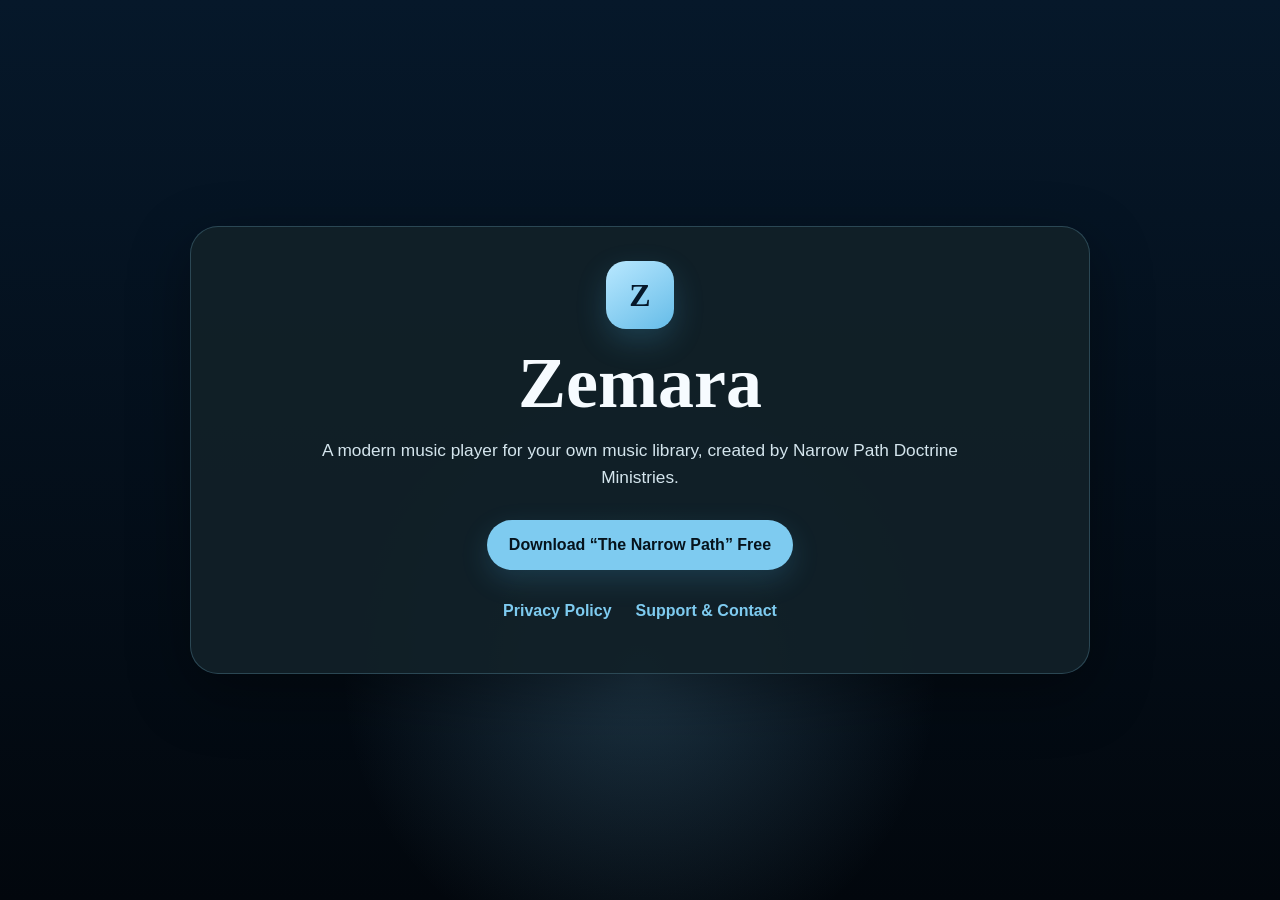
<file: index.html>
<!doctype html>
<html lang="en">
<head>
  <meta charset="utf-8">
  <meta name="viewport" content="width=device-width, initial-scale=1">
  <meta name="description" content="Zemara is a modern music player for your own music library, created by Narrow Path Doctrine Ministries.">
  <title>Zemara</title>
  <link rel="stylesheet" href="style.css">
</head>
<body>
  <main class="hero">
    <section class="card center">
      <div class="brand-mark" aria-hidden="true">Z</div>
      <h1>Zemara</h1>
      <p class="lead">A modern music player for your own music library, created by Narrow Path Doctrine Ministries.</p>

      <div class="button-row">
        <a class="button" href="album.html">Download “The Narrow Path” Free</a>
      </div>

      <p class="links">
        <a href="privacy.html">Privacy Policy</a>
        <a href="support.html">Support &amp; Contact</a>
      </p>
    </section>
  </main>
</body>
</html>
</file>
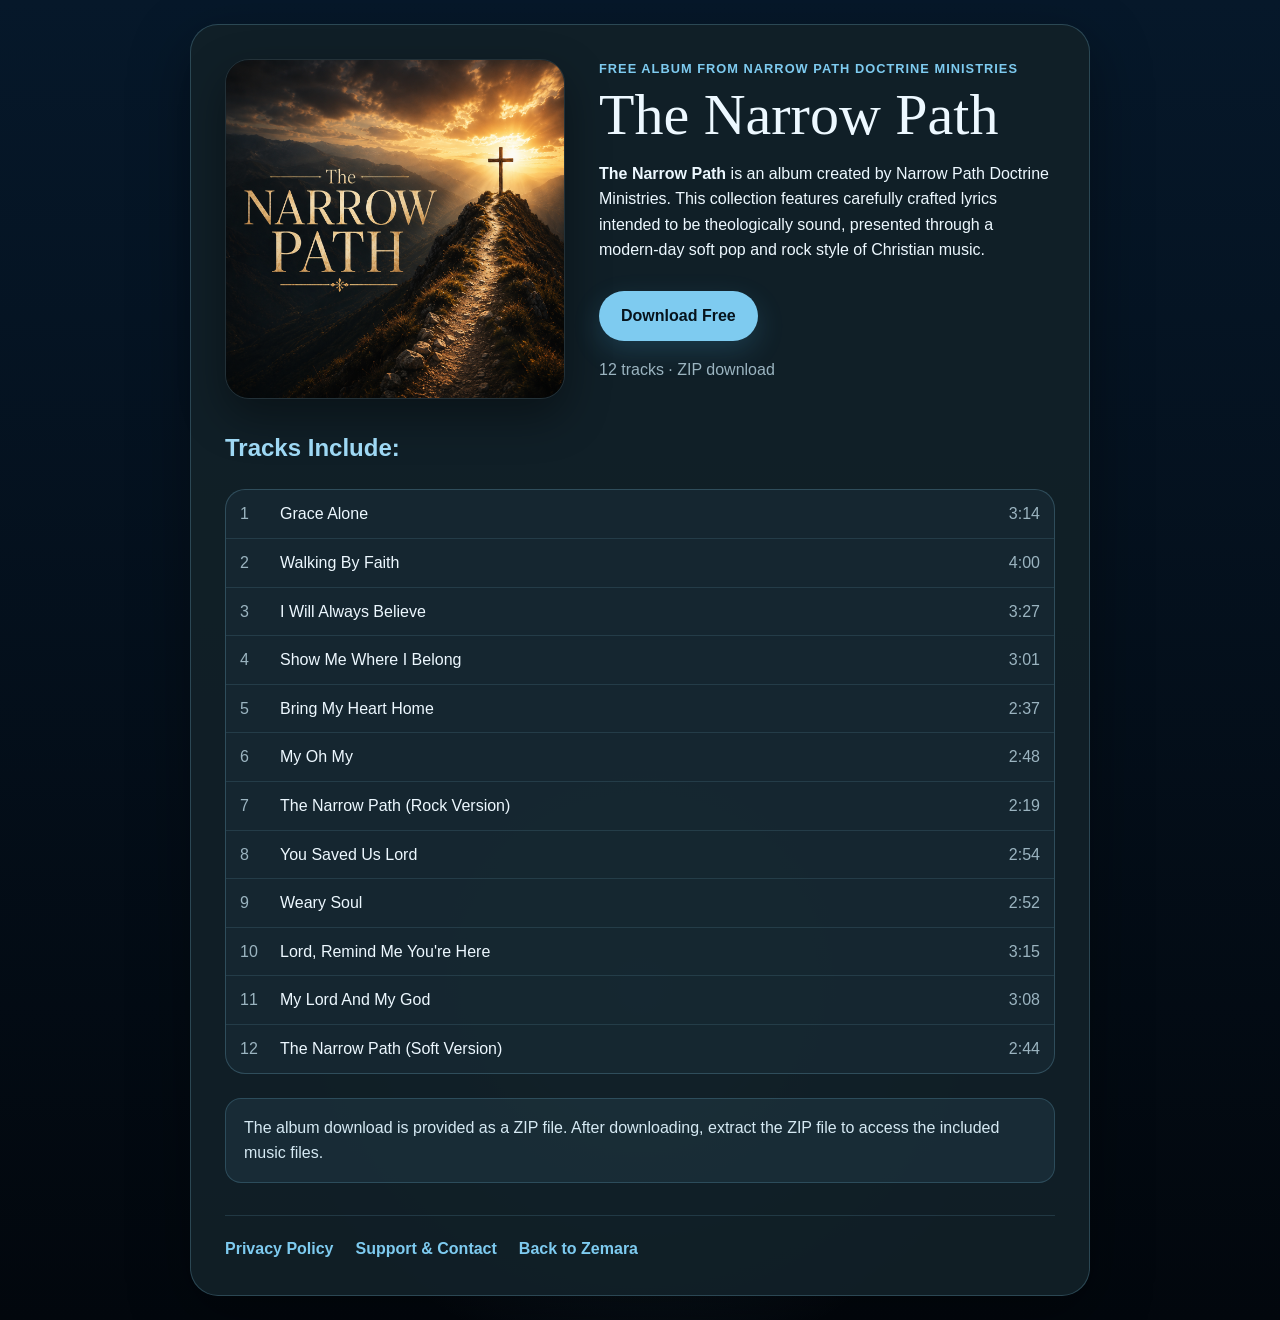
<file: album.html>
<!doctype html>
<html lang="en">
<head>
  <meta charset="utf-8">
  <meta name="viewport" content="width=device-width, initial-scale=1">
  <meta name="description" content="Download The Narrow Path, a free 12-track Christian album from Narrow Path Doctrine Ministries.">
  <title>The Narrow Path | Free Album Download</title>
  <link rel="stylesheet" href="style.css">
</head>
<body>
  <main class="page">
    <section class="card">
      <div class="album-layout">
        <div>
          <img class="album-cover" src="the-narrow-path.png" alt="The Narrow Path album artwork">
        </div>

        <div>
          <div class="album-kicker">Free album from Narrow Path Doctrine Ministries</div>
          <div class="album-title">The Narrow Path</div>

          <p><strong>The Narrow Path</strong> is an album created by Narrow Path Doctrine Ministries. This collection features carefully crafted lyrics intended to be theologically sound, presented through a modern-day soft pop and rock style of Christian music.</p>

          <div class="button-row" style="justify-content:flex-start">
            <a class="button" href="https://github.com/NarrowPathDoctrine/zemara/releases/latest/download/The.Narrow.Path.zip">Download Free</a>
          </div>

          <p class="muted">12 tracks · ZIP download</p>
        </div>
      </div>

      <h2>Tracks Include:</h2>
      <ol class="track-list">
          <li><span class="track-number">1</span><span>Grace Alone</span><span class="track-time">3:14</span></li>
          <li><span class="track-number">2</span><span>Walking By Faith</span><span class="track-time">4:00</span></li>
          <li><span class="track-number">3</span><span>I Will Always Believe</span><span class="track-time">3:27</span></li>
          <li><span class="track-number">4</span><span>Show Me Where I Belong</span><span class="track-time">3:01</span></li>
          <li><span class="track-number">5</span><span>Bring My Heart Home</span><span class="track-time">2:37</span></li>
          <li><span class="track-number">6</span><span>My Oh My</span><span class="track-time">2:48</span></li>
          <li><span class="track-number">7</span><span>The Narrow Path (Rock Version)</span><span class="track-time">2:19</span></li>
          <li><span class="track-number">8</span><span>You Saved Us Lord</span><span class="track-time">2:54</span></li>
          <li><span class="track-number">9</span><span>Weary Soul</span><span class="track-time">2:52</span></li>
          <li><span class="track-number">10</span><span>Lord, Remind Me You're Here</span><span class="track-time">3:15</span></li>
          <li><span class="track-number">11</span><span>My Lord And My God</span><span class="track-time">3:08</span></li>
          <li><span class="track-number">12</span><span>The Narrow Path (Soft Version)</span><span class="track-time">2:44</span></li>
      </ol>

      <div class="notice">
        The album download is provided as a ZIP file. After downloading, extract the ZIP file to access the included music files.
      </div>

      <div class="footer-links">
        <a href="privacy.html">Privacy Policy</a>
        <a href="support.html">Support &amp; Contact</a>
        <a href="index.html">Back to Zemara</a>
      </div>
    </section>
  </main>
</body>
</html>
</file>
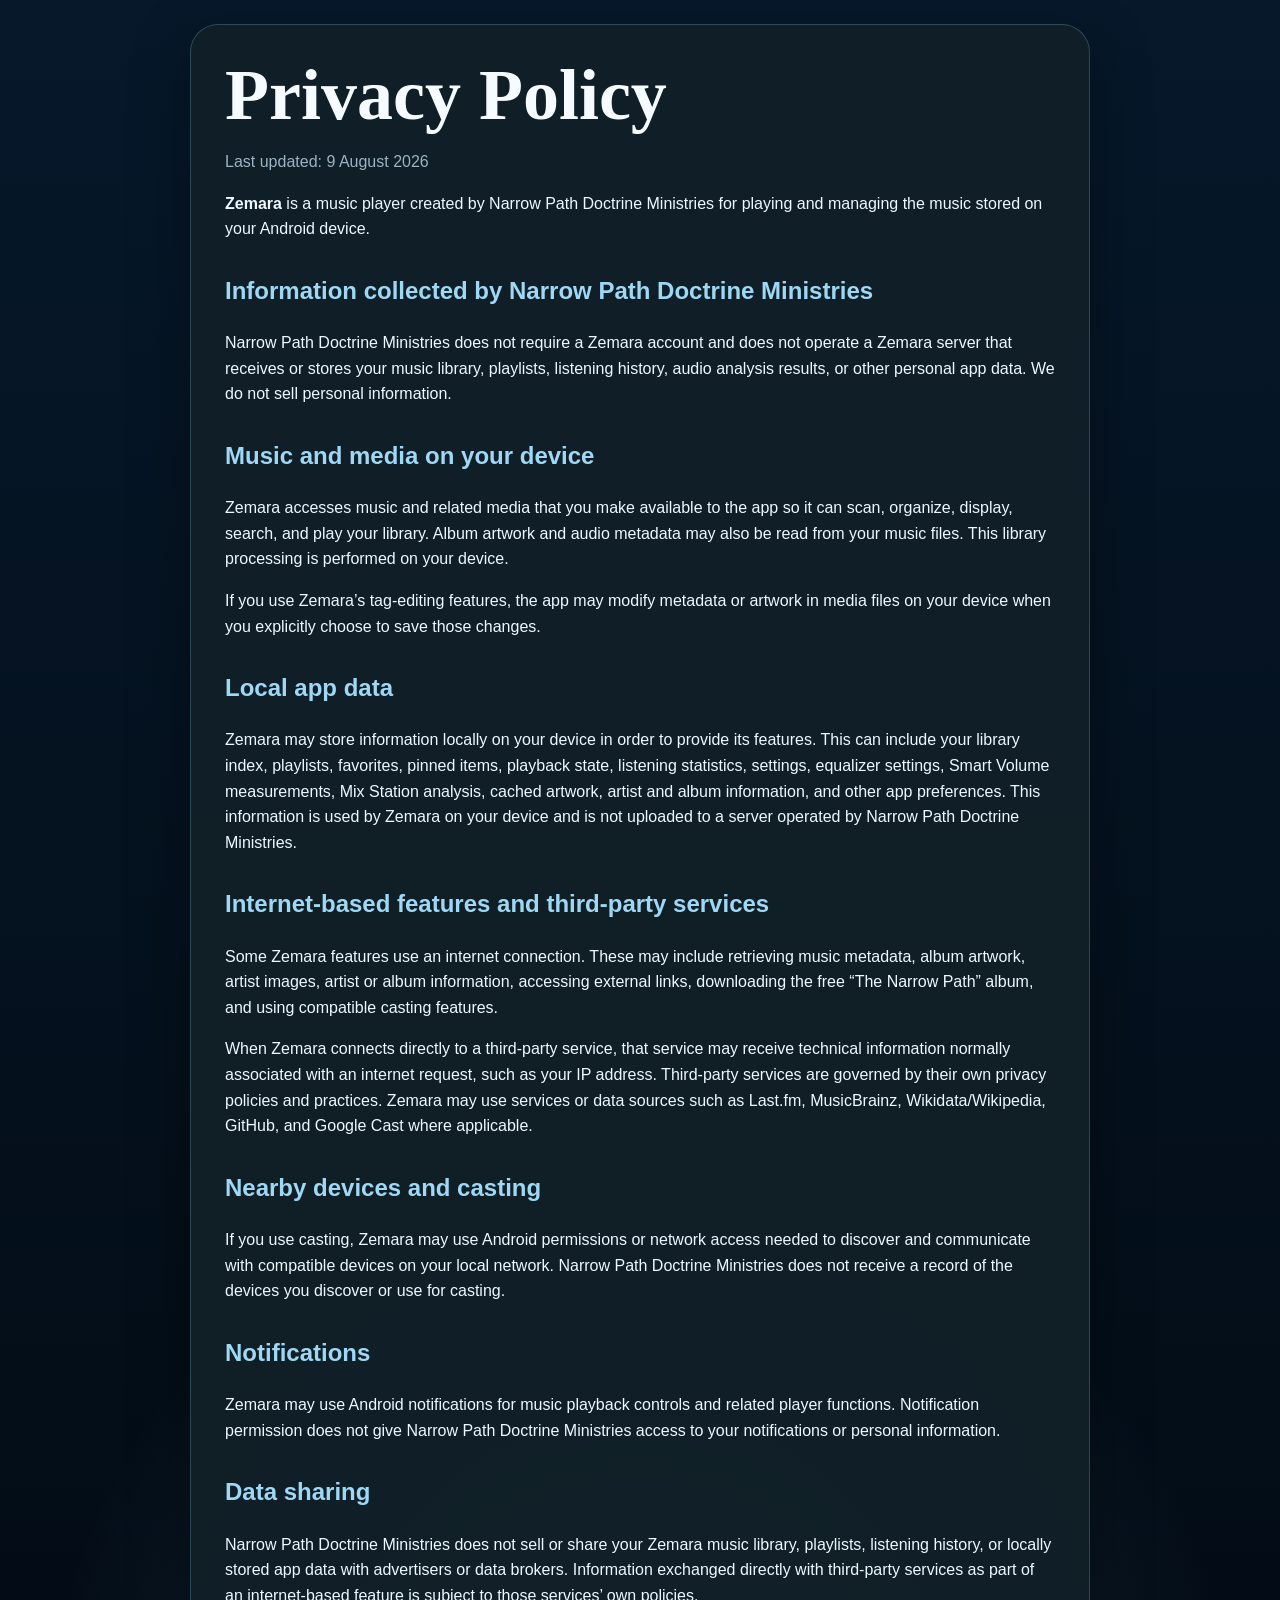
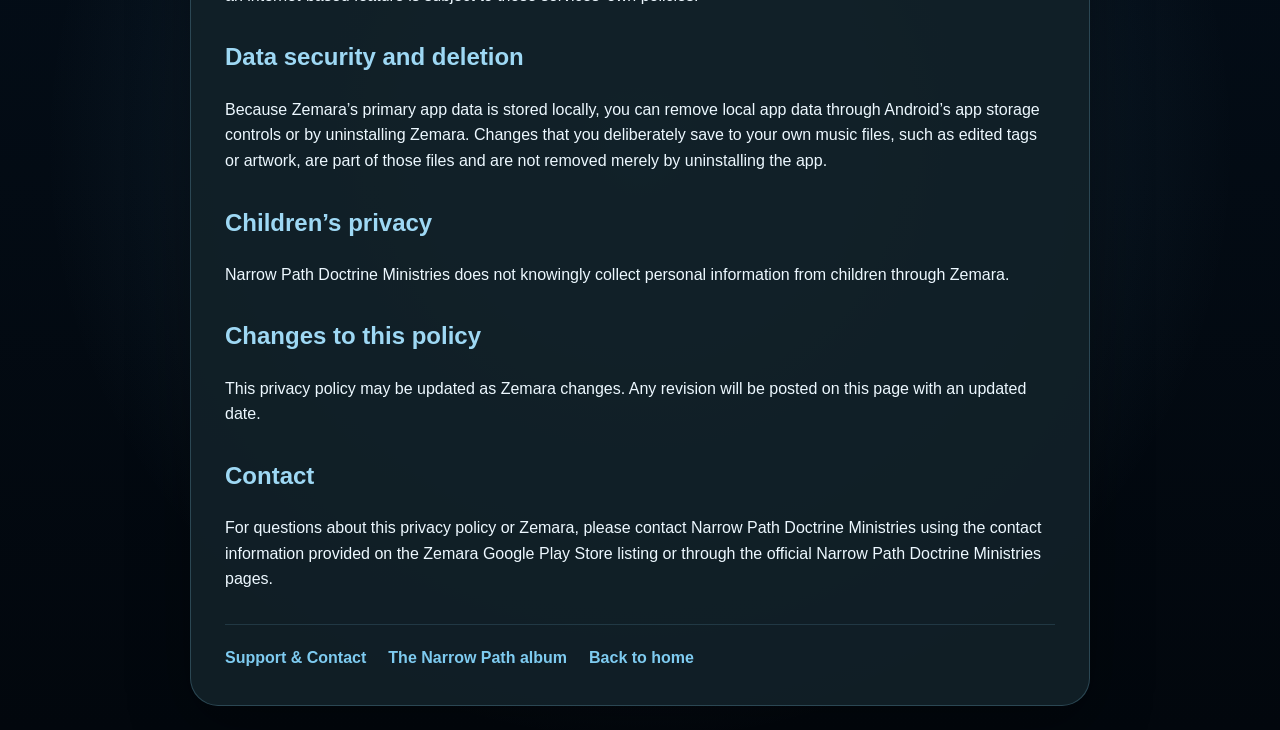
<file: privacy.html>
<!doctype html>
<html lang="en">
<head>
  <meta charset="utf-8">
  <meta name="viewport" content="width=device-width, initial-scale=1">
  <meta name="description" content="Privacy Policy for Zemara by Narrow Path Doctrine Ministries.">
  <title>Privacy Policy | Zemara</title>
  <link rel="stylesheet" href="style.css">
</head>
<body>
  <main class="page">
    <section class="card">
      <h1>Privacy Policy</h1>
      <p class="updated">Last updated: 9 August 2026</p>

      <p><strong>Zemara</strong> is a music player created by Narrow Path Doctrine Ministries for playing and managing the music stored on your Android device.</p>

      <h2>Information collected by Narrow Path Doctrine Ministries</h2>
      <p>Narrow Path Doctrine Ministries does not require a Zemara account and does not operate a Zemara server that receives or stores your music library, playlists, listening history, audio analysis results, or other personal app data. We do not sell personal information.</p>

      <h2>Music and media on your device</h2>
      <p>Zemara accesses music and related media that you make available to the app so it can scan, organize, display, search, and play your library. Album artwork and audio metadata may also be read from your music files. This library processing is performed on your device.</p>

      <p>If you use Zemara’s tag-editing features, the app may modify metadata or artwork in media files on your device when you explicitly choose to save those changes.</p>

      <h2>Local app data</h2>
      <p>Zemara may store information locally on your device in order to provide its features. This can include your library index, playlists, favorites, pinned items, playback state, listening statistics, settings, equalizer settings, Smart Volume measurements, Mix Station analysis, cached artwork, artist and album information, and other app preferences. This information is used by Zemara on your device and is not uploaded to a server operated by Narrow Path Doctrine Ministries.</p>

      <h2>Internet-based features and third-party services</h2>
      <p>Some Zemara features use an internet connection. These may include retrieving music metadata, album artwork, artist images, artist or album information, accessing external links, downloading the free “The Narrow Path” album, and using compatible casting features.</p>

      <p>When Zemara connects directly to a third-party service, that service may receive technical information normally associated with an internet request, such as your IP address. Third-party services are governed by their own privacy policies and practices. Zemara may use services or data sources such as Last.fm, MusicBrainz, Wikidata/Wikipedia, GitHub, and Google Cast where applicable.</p>

      <h2>Nearby devices and casting</h2>
      <p>If you use casting, Zemara may use Android permissions or network access needed to discover and communicate with compatible devices on your local network. Narrow Path Doctrine Ministries does not receive a record of the devices you discover or use for casting.</p>

      <h2>Notifications</h2>
      <p>Zemara may use Android notifications for music playback controls and related player functions. Notification permission does not give Narrow Path Doctrine Ministries access to your notifications or personal information.</p>

      <h2>Data sharing</h2>
      <p>Narrow Path Doctrine Ministries does not sell or share your Zemara music library, playlists, listening history, or locally stored app data with advertisers or data brokers. Information exchanged directly with third-party services as part of an internet-based feature is subject to those services’ own policies.</p>

      <h2>Data security and deletion</h2>
      <p>Because Zemara’s primary app data is stored locally, you can remove local app data through Android’s app storage controls or by uninstalling Zemara. Changes that you deliberately save to your own music files, such as edited tags or artwork, are part of those files and are not removed merely by uninstalling the app.</p>

      <h2>Children’s privacy</h2>
      <p>Narrow Path Doctrine Ministries does not knowingly collect personal information from children through Zemara.</p>

      <h2>Changes to this policy</h2>
      <p>This privacy policy may be updated as Zemara changes. Any revision will be posted on this page with an updated date.</p>

      <h2>Contact</h2>
      <p>For questions about this privacy policy or Zemara, please contact Narrow Path Doctrine Ministries using the contact information provided on the Zemara Google Play Store listing or through the official Narrow Path Doctrine Ministries pages.</p>

      <div class="footer-links">
        <a href="support.html">Support &amp; Contact</a>
        <a href="album.html">The Narrow Path album</a>
        <a href="index.html">Back to home</a>
      </div>
    </section>
  </main>
</body>
</html>
</file>
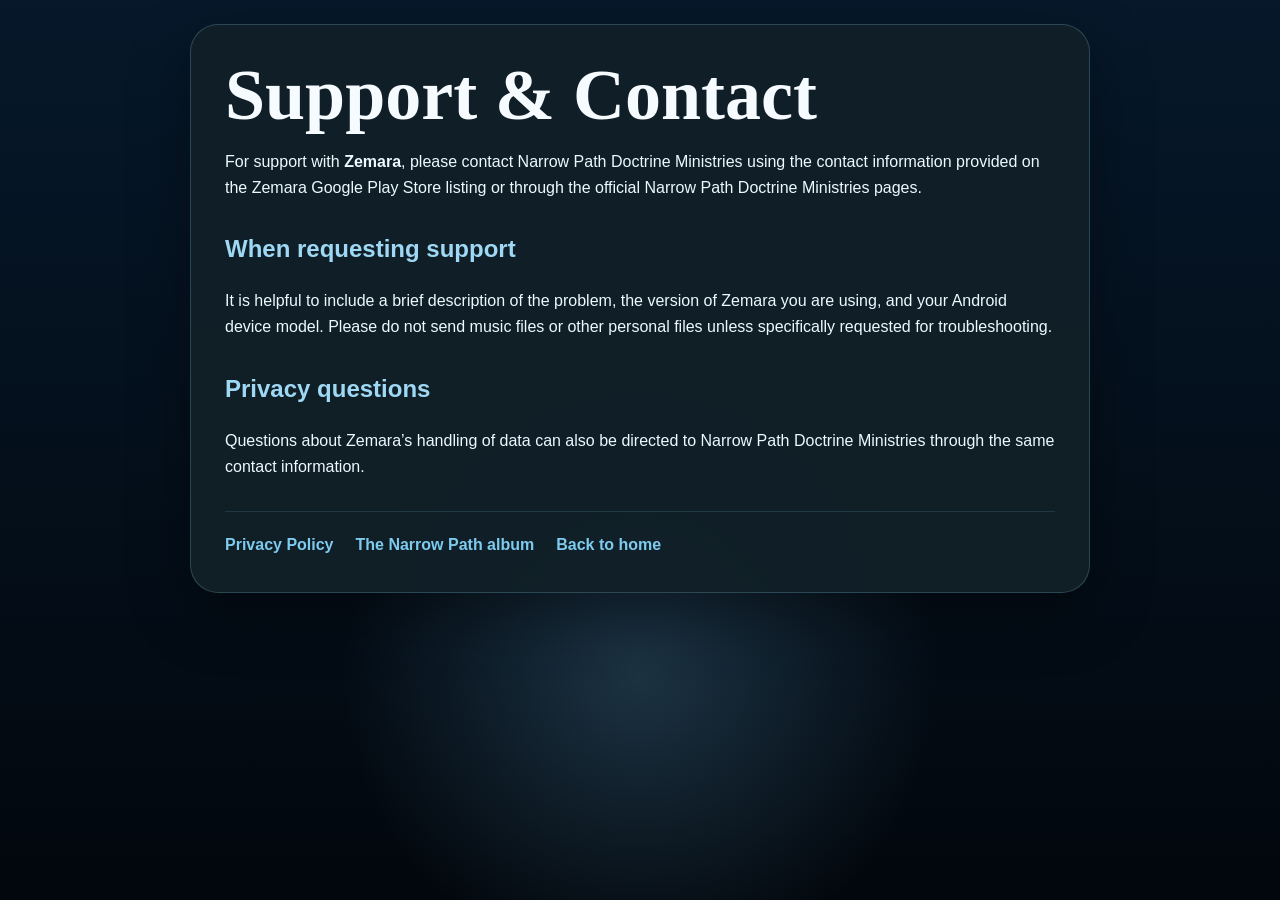
<file: support.html>
<!doctype html>
<html lang="en">
<head>
  <meta charset="utf-8">
  <meta name="viewport" content="width=device-width, initial-scale=1">
  <meta name="description" content="Support and contact information for Zemara.">
  <title>Support &amp; Contact | Zemara</title>
  <link rel="stylesheet" href="style.css">
</head>
<body>
  <main class="page">
    <section class="card">
      <h1>Support &amp; Contact</h1>

      <p>For support with <strong>Zemara</strong>, please contact Narrow Path Doctrine Ministries using the contact information provided on the Zemara Google Play Store listing or through the official Narrow Path Doctrine Ministries pages.</p>

      <h2>When requesting support</h2>
      <p>It is helpful to include a brief description of the problem, the version of Zemara you are using, and your Android device model. Please do not send music files or other personal files unless specifically requested for troubleshooting.</p>

      <h2>Privacy questions</h2>
      <p>Questions about Zemara’s handling of data can also be directed to Narrow Path Doctrine Ministries through the same contact information.</p>

      <div class="footer-links">
        <a href="privacy.html">Privacy Policy</a>
        <a href="album.html">The Narrow Path album</a>
        <a href="index.html">Back to home</a>
      </div>
    </section>
  </main>
</body>
</html>
</file>
<file: style.css>
* {
  box-sizing: border-box;
}

:root {
  --bg: #02070d;
  --bg-deep: #06182a;
  --card: rgba(18, 32, 40, 0.94);
  --card-soft: rgba(24, 42, 52, 0.78);
  --border: rgba(126, 190, 220, 0.25);
  --text: #edf8ff;
  --muted: #9bb4c0;
  --accent: #7ecbf0;
  --accent-strong: #9ed8f4;
}

html {
  scroll-behavior: smooth;
}

body {
  margin: 0;
  font-family: Arial, Helvetica, sans-serif;
  background: var(--bg);
  color: var(--text);
  line-height: 1.6;
}

a {
  color: var(--accent);
  text-decoration: none;
  font-weight: 700;
}

a:hover,
a:focus-visible {
  text-decoration: underline;
}

.hero,
.page {
  min-height: 100vh;
  padding: 24px;
  background:
    radial-gradient(circle at 50% 75%, rgba(115, 190, 230, 0.22), transparent 32%),
    linear-gradient(180deg, var(--bg-deep) 0%, var(--bg) 100%);
}

.hero {
  display: grid;
  place-items: center;
}

.page {
  display: block;
}

.card {
  width: min(900px, 100%);
  margin: 0 auto;
  background: var(--card);
  border: 1px solid var(--border);
  border-radius: 28px;
  padding: 34px;
  box-shadow: 0 20px 60px rgba(0, 0, 0, 0.35);
}

.center {
  text-align: center;
}

.brand-mark {
  width: 68px;
  height: 68px;
  margin: 0 auto 18px;
  border-radius: 20px;
  display: grid;
  place-items: center;
  font: 700 32px/1 Georgia, "Times New Roman", serif;
  color: #06182a;
  background: linear-gradient(145deg, #b9e8ff, #65bce8);
  box-shadow: 0 12px 30px rgba(75, 171, 220, 0.22);
}

h1 {
  margin: 0 0 18px;
  font-family: Georgia, "Times New Roman", serif;
  font-size: clamp(42px, 8vw, 72px);
  line-height: 1;
  color: #f6fbff;
}

h1 span {
  color: var(--accent);
  font-weight: 400;
  font-style: italic;
  font-size: 0.62em;
}

h2 {
  color: var(--accent-strong);
  margin-top: 30px;
}

h3 {
  color: #d9f2ff;
}

.lead {
  max-width: 660px;
  margin: 0 auto;
  color: #d4e5ed;
  font-size: 1.08rem;
}

.updated,
.muted {
  color: var(--muted);
}

.links {
  display: flex;
  gap: 18px 24px;
  justify-content: center;
  flex-wrap: wrap;
  margin-top: 28px;
}

.button-row {
  display: flex;
  gap: 14px;
  justify-content: center;
  flex-wrap: wrap;
  margin-top: 28px;
}

.button {
  display: inline-flex;
  align-items: center;
  justify-content: center;
  min-height: 50px;
  padding: 12px 22px;
  border-radius: 999px;
  background: var(--accent);
  color: #06131c;
  font-weight: 800;
  text-decoration: none;
  box-shadow: 0 10px 28px rgba(71, 167, 215, 0.2);
}

.button:hover,
.button:focus-visible {
  text-decoration: none;
  filter: brightness(1.06);
}

.button.secondary {
  color: var(--accent);
  background: transparent;
  border: 1px solid rgba(126, 203, 240, 0.5);
}

.album-layout {
  display: grid;
  grid-template-columns: minmax(240px, 340px) 1fr;
  gap: 34px;
  align-items: start;
}

.album-cover {
  width: 100%;
  aspect-ratio: 1 / 1;
  object-fit: cover;
  border-radius: 24px;
  display: block;
  border: 1px solid rgba(255,255,255,0.08);
  box-shadow: 0 18px 44px rgba(0,0,0,0.38);
}

.album-kicker {
  color: var(--accent);
  font-weight: 800;
  letter-spacing: .08em;
  text-transform: uppercase;
  font-size: .8rem;
}

.album-title {
  font-family: Georgia, "Times New Roman", serif;
  font-size: clamp(36px, 6vw, 58px);
  line-height: 1.02;
  margin: 6px 0 14px;
}

.track-list {
  list-style: none;
  padding: 0;
  margin: 22px 0 0;
  border: 1px solid var(--border);
  border-radius: 20px;
  overflow: hidden;
  background: var(--card-soft);
}

.track-list li {
  display: grid;
  grid-template-columns: 30px 1fr auto;
  gap: 10px;
  align-items: center;
  padding: 11px 14px;
  border-bottom: 1px solid rgba(126, 190, 220, 0.14);
}

.track-list li:last-child {
  border-bottom: 0;
}

.track-number,
.track-time {
  color: var(--muted);
  font-variant-numeric: tabular-nums;
}

.notice {
  margin-top: 24px;
  padding: 16px 18px;
  border-radius: 16px;
  background: rgba(126, 203, 240, 0.08);
  border: 1px solid rgba(126, 203, 240, 0.2);
  color: #d5e9f3;
}

.footer-links {
  margin-top: 32px;
  padding-top: 20px;
  border-top: 1px solid rgba(126, 190, 220, 0.16);
  display: flex;
  gap: 14px 22px;
  flex-wrap: wrap;
}

@media (max-width: 720px) {
  .hero,
  .page {
    padding: 16px;
  }

  .card {
    border-radius: 22px;
    padding: 24px 20px;
  }

  .album-layout {
    grid-template-columns: 1fr;
  }

  .album-cover {
    max-width: 420px;
    margin: 0 auto;
  }

  .track-list li {
    grid-template-columns: 26px 1fr auto;
    padding: 10px 12px;
  }
}
</file>
